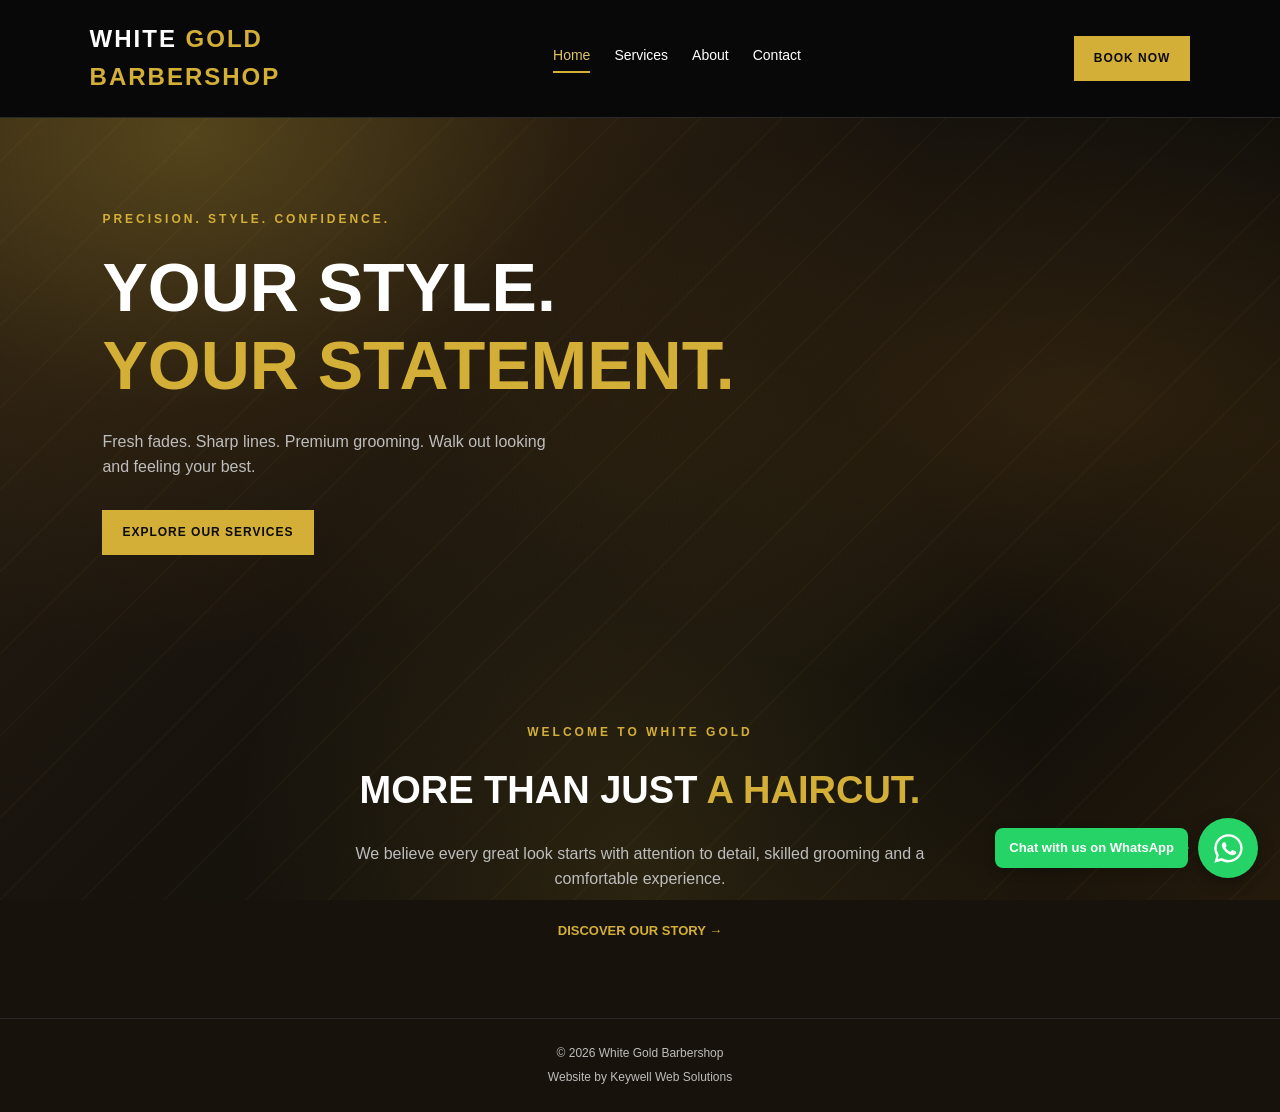
<file: index.html>
<!DOCTYPE html>
<html lang="en">
<head>
    <meta charset="UTF-8">
    <meta name="viewport" content="width=device-width, initial-scale=1.0">
    <meta http-equiv="refresh" content="0; url=html/index.html">
    <title>White Gold Barbershop</title>
</head>
<body>
    <p>Opening White Gold Barbershop...</p>
    <a href="html/index.html">Click here if the website does not open automatically.</a>
</body>
</html>
</file>
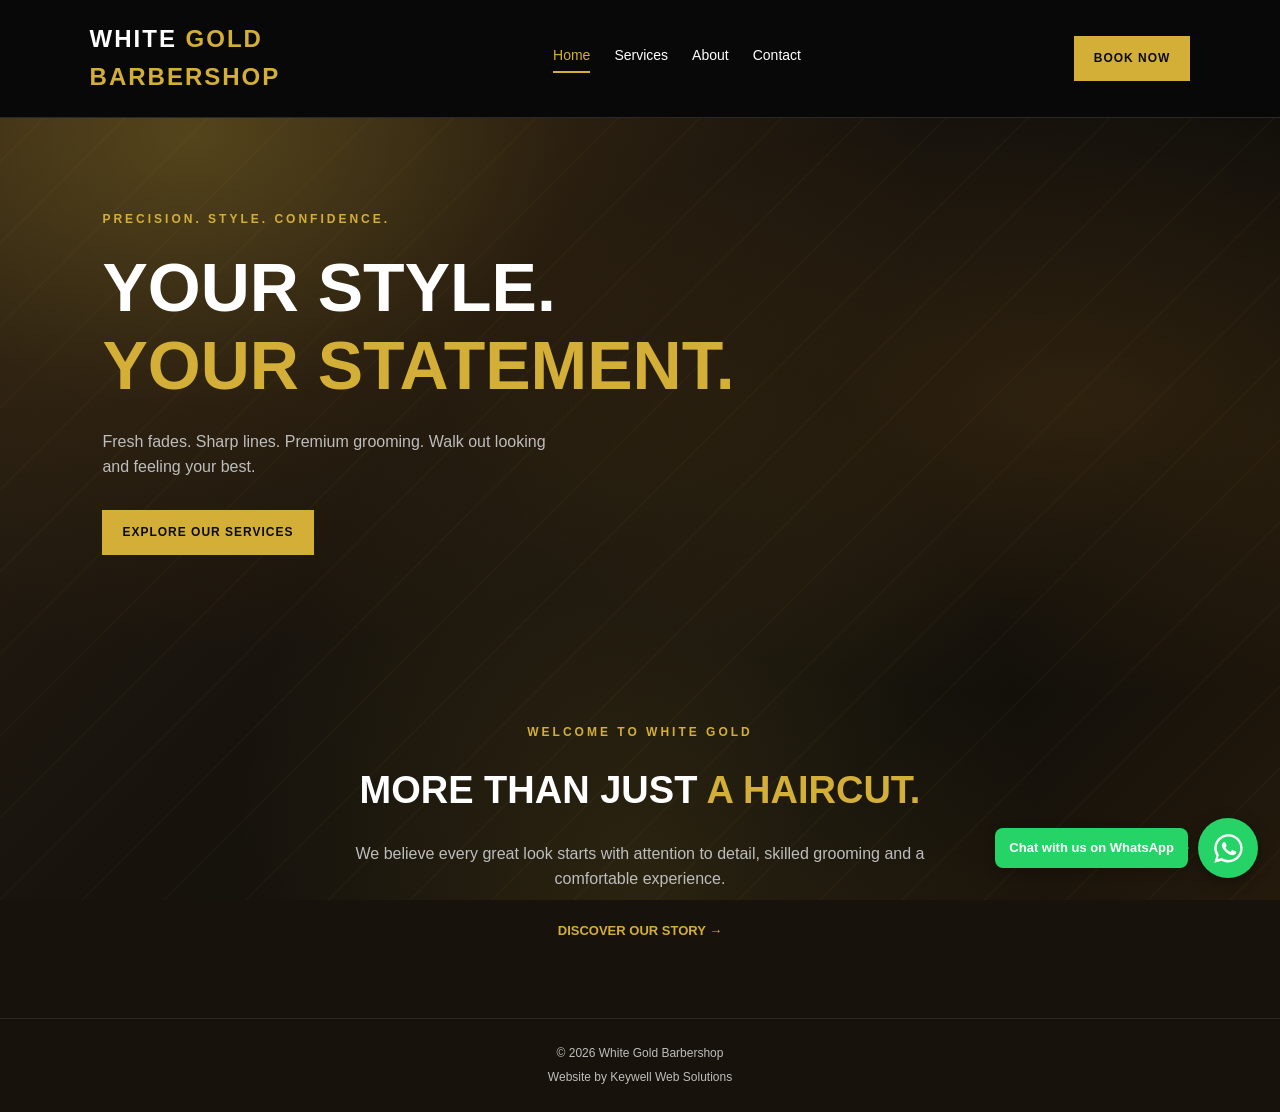
<file: html/index.html>
<!DOCTYPE html>
<html lang="en">
<head>
    <meta charset="UTF-8">
    <meta name="viewport" content="width=device-width, initial-scale=1.0">

    <title>White Gold Barbershop | Home</title>

    <link rel="stylesheet" href="../css/style.css">

    <script src="../js/script.js" defer></script>
</head>
<body>

    <!-- Website navigation -->
    <header class="navbar">
        <a href="index.html" class="logo">
            WHITE <span>GOLD</span><br>
            <span> BARBERSHOP</span>
        </a>

        <nav>
            <a href="index.html">Home</a>
            <a href="services.html">Services</a>
            <a href="about.html">About</a>
            <a href="contact.html">Contact</a>
        </nav>

        <a href="booking.html" class="book-button">BOOK NOW</a>
    </header>

    <!-- Main homepage content -->
    <main>
        <section class="hero">
            <div class="hero-content">
                <p class="tagline">PRECISION. STYLE. CONFIDENCE.</p>

                <h1>
                    YOUR STYLE.<br>
                    <span>YOUR STATEMENT.</span>
                </h1>

                <p class="description">
                    Fresh fades. Sharp lines. Premium grooming.
                    Walk out looking and feeling your best.
                </p>

                <a href="services.html" class="gold-button">
                    EXPLORE OUR SERVICES
                </a>
            </div>
        </section>

        <!-- Welcome section -->
        <section class="welcome">
            <p class="tagline">WELCOME TO WHITE GOLD</p>

            <h2>MORE THAN JUST <span>A HAIRCUT.</span></h2>

            <p>
                We believe every great look starts with attention
                to detail, skilled grooming and a comfortable experience.
            </p>

            <a href="about.html" class="text-link">
                DISCOVER OUR STORY →
            </a>
        </section>
    </main>

    <!-- Website footer -->
    <footer>
        <p>© 2026 White Gold Barbershop</p>
        <p>Website by Keywell Web Solutions</p>
    </footer>


    
<!-- Floating WhatsApp Contact Icon -->
<a
    href="https://wa.me/254117579587?text=Hello%20White%20Gold%20Barbershop"
    class="whatsapp-float"
    target="_blank"
    rel="noopener noreferrer"
    aria-label="Chat with us on WhatsApp"
    title="Chat with us on WhatsApp">
    <svg viewBox="0 0 32 32" aria-hidden="true">
        <path fill="currentColor" d="M16 3C8.8 3 3 8.7 3 15.8c0 2.5.7 4.8 2 6.8L3 29l6.7-1.9c1.9 1 4 1.6 6.2 1.6 7.2 0 13-5.8 13-12.9S23.2 3 16 3zm0 23.4c-2 0-3.9-.5-5.5-1.5l-.4-.2-4 .9 1.1-3.9-.3-.4a10.7 10.7 0 0 1-1.7-5.6C5.2 9.8 10 5 16 5s10.8 4.8 10.8 10.7S22 26.4 16 26.4zm5.9-8c-.3-.2-1.9-.9-2.2-1-.3-.1-.5-.2-.7.2-.2.3-.8 1-.9 1.2-.2.2-.3.2-.6.1-.3-.2-1.3-.5-2.5-1.5-.9-.8-1.5-1.7-1.7-2-.2-.3 0-.5.1-.6l.5-.6c.2-.2.2-.3.3-.5.1-.2 0-.4 0-.6l-1-2.3c-.2-.6-.5-.5-.7-.5h-.6c-.2 0-.6.1-.9.4-.3.3-1.1 1.1-1.1 2.6s1.1 3 1.3 3.2c.1.2 2.2 3.4 5.4 4.7.8.4 1.4.5 1.9.7.8.2 1.5.2 2.1.1.7-.1 1.9-.8 2.2-1.5.3-.8.3-1.4.2-1.5-.1-.2-.3-.3-.6-.5z"/>
    </svg>
</a>


</body>
</html>
</file>
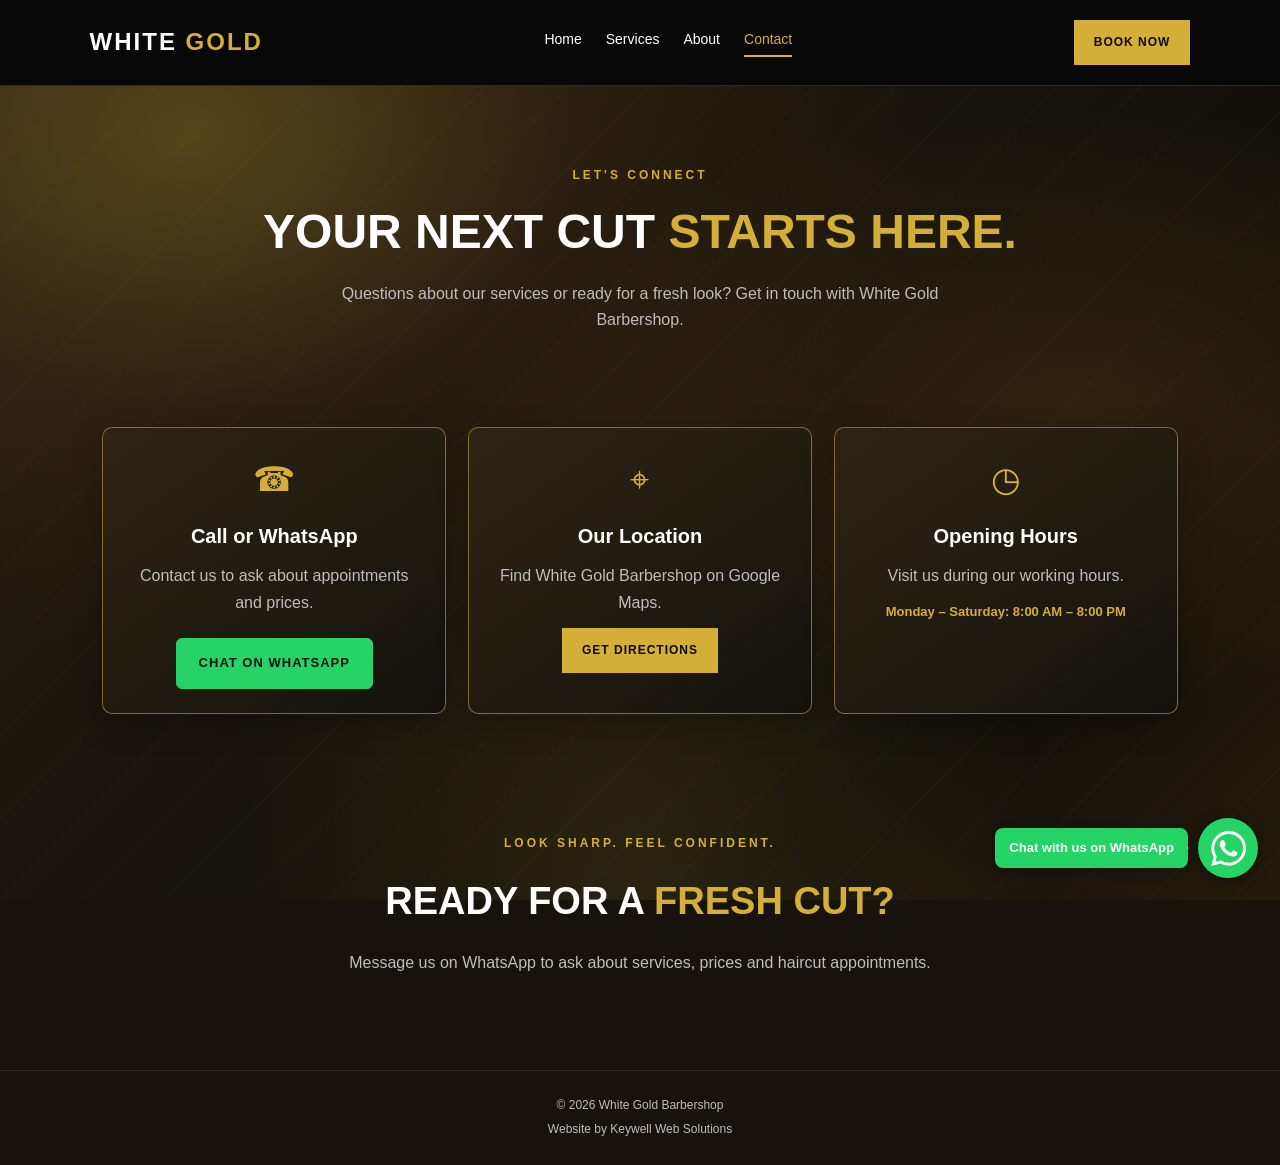
<file: html/contact.html>
<!DOCTYPE html>
<html lang="en">
<head>
    <meta charset="UTF-8">
    <meta name="viewport" content="width=device-width, initial-scale=1.0">

    <title>Contact Us | White Gold Barbershop</title>

    <link rel="stylesheet" href="../css/style.css">

    <script src="../js/script.js" defer></script>
</head>
<body>

    <!-- Navigation -->
    <header class="navbar">
        <a href="index.html" class="logo">
            WHITE <span>GOLD</span>
        </a>

        <nav>
            <a href="index.html">Home</a>
            <a href="services.html">Services</a>
            <a href="about.html">About</a>
            <a href="contact.html">Contact</a>
        </nav>

        <a href="booking.html" class="book-button">BOOK NOW</a>
    </header>

    <main>

        <!-- Contact introduction -->
        <section class="contact-heading">
            <p class="tagline">LET'S CONNECT</p>

            <h1>YOUR NEXT CUT <span>STARTS HERE.</span></h1>

            <p>
                Questions about our services or ready for a fresh look?
                Get in touch with White Gold Barbershop.
            </p>
        </section>

        <!-- Contact information -->
        <section class="contact-layout">

                        <div class="contact-card">
                <div class="contact-icon">☎</div>
                <h2>Call or WhatsApp</h2>
                <p>Contact us to ask about appointments and prices.</p>

             
                    
                <a
                    href="https://wa.me/254117579587?text=Hello%20White%20Gold%20Barbershop"
                    target="_blank"
                    rel="noopener noreferrer"
                    class="gold-button whatsapp-button">
                    CHAT ON WHATSAPP
                </a>

              
            </div>
                
            
<div class="contact-card">
    <div class="contact-icon">⌖</div>
    <h2>Our Location</h2>

    <p>Find White Gold Barbershop on Google Maps.</p>

    <a
        href="https://maps.app.goo.gl/CqerACzzyu6zTo6y8"
        target="_blank"
        rel="noopener noreferrer"
        class="gold-button">
        GET DIRECTIONS
    </a>
</div>


                   <div class="contact-card">
                <div class="contact-icon">◷</div>
                <h2>Opening Hours</h2>
                <p>Visit us during our working hours.</p>
                <p class="contact-detail">Monday – Saturday: 8:00 AM – 8:00 PM</p>
          
            </div>

        </section>

                <!-- Booking call to action -->
        <section class="booking-section">
            <p class="tagline">LOOK SHARP. FEEL CONFIDENT.</p>

            <h2>READY FOR A <span>FRESH CUT?</span></h2>

            <p>
                Message us on WhatsApp to ask about services,
                prices and haircut appointments.
            </p>

        </section>

    </main>

    <!-- Footer -->
    <footer>
        <p>© 2026 White Gold Barbershop</p>
        <p>Website by Keywell Web Solutions</p>
    </footer>

    <!-- Floating WhatsApp Chat Icon -->

<a href="https://wa.me/254117579587"
    class="whatsapp-float"
    target="_blank"
    rel="noopener noreferrer"
    aria-label="Chat with us on WhatsApp">

    <svg xmlns="http://www.w3.org/2000/svg"
        viewBox="0 0 24 24"
        fill="currentColor"
        aria-hidden="true">
        <path d="M20.52 3.48A11.82 11.82 0 0 0 12.1 0C5.55 0 .22 5.33.22 11.88c0 2.09.55 4.13 1.6 5.93L.12 24l6.35-1.66a11.9 11.9 0 0 0 5.63 1.42h.01c6.55 0 11.88-5.33 11.88-11.88 0-3.17-1.23-6.15-3.47-8.4ZM12.1 21.74a9.85 9.85 0 0 1-5.02-1.37l-.36-.21-3.77.99 1.01-3.67-.24-.38a9.83 9.83 0 0 1-1.51-5.22c0-5.46 4.44-9.9 9.9-9.9a9.82 9.82 0 0 1 7 2.9 9.82 9.82 0 0 1 2.9 7c0 5.46-4.44 9.9-9.91 9.9Zm5.43-7.41c-.3-.15-1.77-.87-2.04-.97-.27-.1-.47-.15-.67.15-.2.3-.77.97-.95 1.17-.17.2-.35.22-.65.07-.3-.15-1.26-.47-2.4-1.48-.89-.8-1.49-1.78-1.66-2.08-.17-.3-.02-.46.13-.61.13-.13.3-.35.45-.52.15-.17.2-.3.3-.5.1-.2.05-.37-.03-.52-.07-.15-.67-1.62-.92-2.22-.24-.58-.49-.5-.67-.51h-.57c-.2 0-.52.07-.8.37-.27.3-1.04 1.02-1.04 2.49s1.07 2.89 1.22 3.09c.15.2 2.1 3.2 5.08 4.49.71.31 1.26.5 1.69.64.71.23 1.36.2 1.87.12.57-.08 1.77-.72 2.02-1.42.25-.7.25-1.3.17-1.42-.07-.13-.27-.2-.57-.35Z"/>
    </svg>

</a>


</body>
</html>
</file>
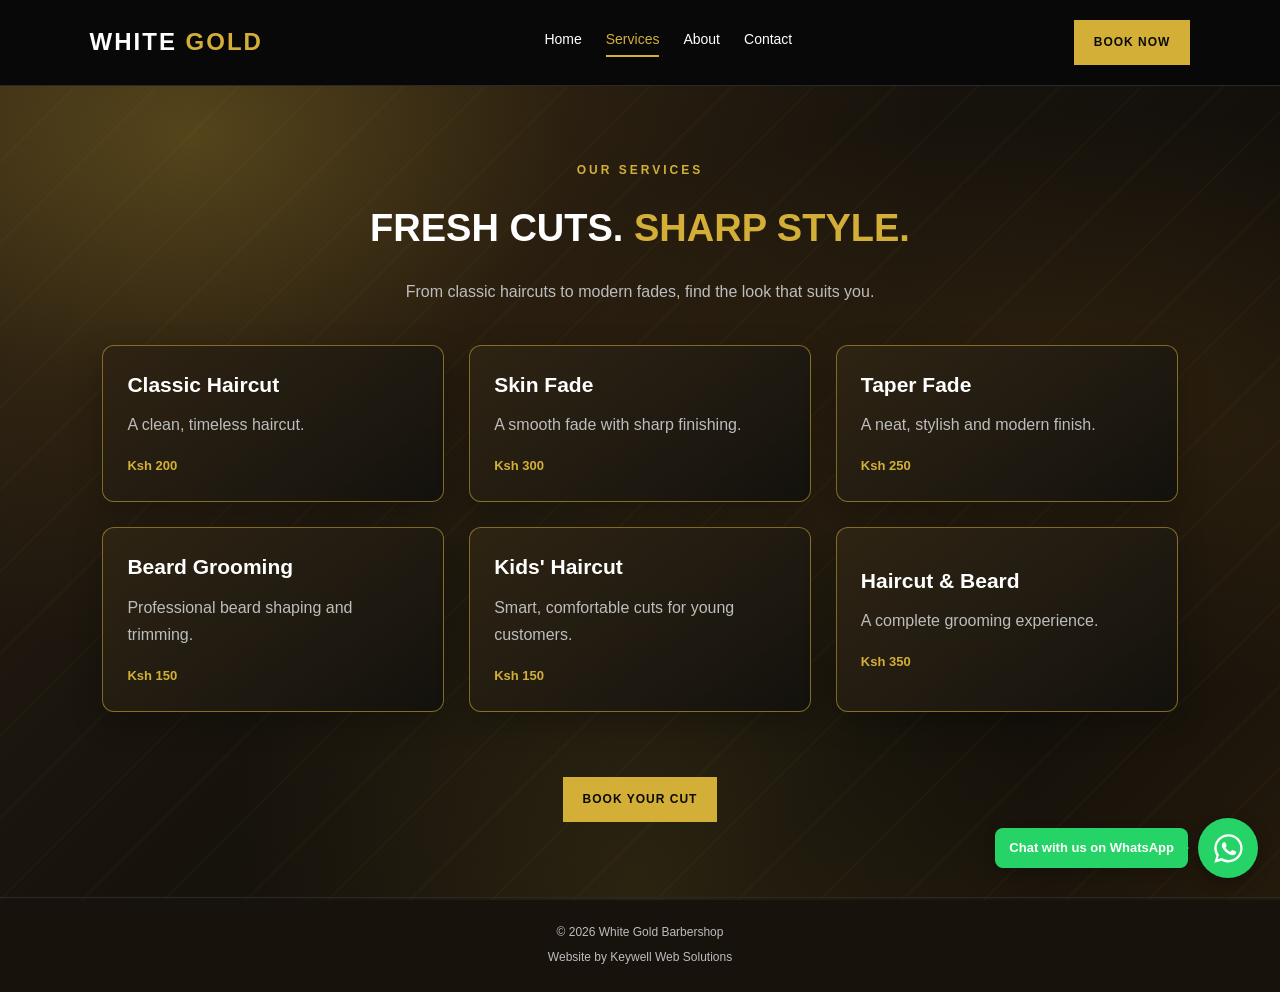
<file: html/services.html>
<!DOCTYPE html>
<html lang="en">
<head>
    <meta charset="UTF-8">
    <meta name="viewport" content="width=device-width, initial-scale=1.0">

    <title>Our Services | White Gold Barbershop</title>

    <link rel="stylesheet" href="../css/style.css">

    <script src="../js/script.js" defer></script>
</head>
<body class="services-page">

    <header class="navbar">
        <a href="index.html" class="logo">
            WHITE <span>GOLD</span>
        </a>

        <nav>
            <a href="index.html">Home</a>
            <a href="services.html">Services</a>
            <a href="about.html">About</a>
            <a href="contact.html">Contact</a>
        </nav>

        <a href="booking.html" class="book-button">BOOK NOW</a>
    </header>

    <main class="welcome">
        <p class="tagline">OUR SERVICES</p>

        <h2>FRESH CUTS. <span>SHARP STYLE.</span></h2>

        <p>
            From classic haircuts to modern fades, find the look
            that suits you.
        </p>

        <div class="service-grid">

            <article class="service-card">
                <h3>Classic Haircut</h3>
                <p>A clean, timeless haircut.</p>
                <span>Ksh 200</span>
            </article>

            <article class="service-card">
                <h3>Skin Fade</h3>
                <p>A smooth fade with sharp finishing.</p>
                <span>Ksh 300</span>
            </article>

            <article class="service-card">
                <h3>Taper Fade</h3>
                <p>A neat, stylish and modern finish.</p>
                <span>Ksh 250</span>
            </article>

            <article class="service-card">
                <h3>Beard Grooming</h3>
                <p>Professional beard shaping and trimming.</p>
                <span>Ksh 150</span>
            </article>

            <article class="service-card">
                <h3>Kids' Haircut</h3>
                <p>Smart, comfortable cuts for young customers.</p>
                <span>Ksh 150</span>
            </article>

            <article class="service-card">
                <h3>Haircut & Beard</h3>
                <p>A complete grooming experience.</p>
                <span>Ksh 350</span>
            </article>

        </div>

        <br>

        <a href="booking.html" class="gold-button">
            BOOK YOUR CUT
        </a>
    </main>

    <footer>
        <p>© 2026 White Gold Barbershop</p>
        <p>Website by Keywell Web Solutions</p>
    </footer>

    
<!-- Floating WhatsApp Contact Icon -->
<a
    href="https://wa.me/254117579587?text=Hello%20White%20Gold%20Barbershop"
    class="whatsapp-float"
    target="_blank"
    rel="noopener noreferrer"
    aria-label="Chat with us on WhatsApp"
    title="Chat with us on WhatsApp">
    <svg viewBox="0 0 32 32" aria-hidden="true">
        <path fill="currentColor" d="M16 3C8.8 3 3 8.7 3 15.8c0 2.5.7 4.8 2 6.8L3 29l6.7-1.9c1.9 1 4 1.6 6.2 1.6 7.2 0 13-5.8 13-12.9S23.2 3 16 3zm0 23.4c-2 0-3.9-.5-5.5-1.5l-.4-.2-4 .9 1.1-3.9-.3-.4a10.7 10.7 0 0 1-1.7-5.6C5.2 9.8 10 5 16 5s10.8 4.8 10.8 10.7S22 26.4 16 26.4zm5.9-8c-.3-.2-1.9-.9-2.2-1-.3-.1-.5-.2-.7.2-.2.3-.8 1-.9 1.2-.2.2-.3.2-.6.1-.3-.2-1.3-.5-2.5-1.5-.9-.8-1.5-1.7-1.7-2-.2-.3 0-.5.1-.6l.5-.6c.2-.2.2-.3.3-.5.1-.2 0-.4 0-.6l-1-2.3c-.2-.6-.5-.5-.7-.5h-.6c-.2 0-.6.1-.9.4-.3.3-1.1 1.1-1.1 2.6s1.1 3 1.3 3.2c.1.2 2.2 3.4 5.4 4.7.8.4 1.4.5 1.9.7.8.2 1.5.2 2.1.1.7-.1 1.9-.8 2.2-1.5.3-.8.3-1.4.2-1.5-.1-.2-.3-.3-.6-.5z"/>
    </svg>
</a>


</body>
</html>
</file>
<file: css/style.css>
/* WHITE GOLD BARBERSHOP STYLES */

/* Basic reset */
* {
    margin: 0;
    padding: 0;
    box-sizing: border-box;
}

/* Website colours */
:root {
    --black: #0b0b0b;
    --dark: #151515;
    --gold: #d4af37;
    --white: #ffffff;
    --grey: #bdbdbd;
}

/* General page styling */
body {
    background: var(--black);
    color: var(--white);
    font-family: Arial, Helvetica, sans-serif;
    line-height: 1.6;
}

a {
    text-decoration: none;
}

/* Navigation */
.navbar {
    min-height: 85px;
    padding: 20px 7%;
    display: flex;
    justify-content: space-between;
    align-items: center;
    gap: 20px;
    background: #080808;
    border-bottom: 1px solid #292929;
}

.logo {
    color: var(--white);
    font-size: 24px;
    font-weight: 900;
    letter-spacing: 2px;
}

.logo span {
    color: var(--gold);
}

nav {
    display: flex;
    gap: 24px;
}

nav a {
    color: var(--white);
    font-size: 14px;
    transition: color 0.3s;
}

nav a:hover {
    color: var(--gold);
}

/* Buttons */
.book-button,
.gold-button {
    display: inline-block;
    background: var(--gold);
    color: var(--black);
    padding: 13px 20px;
    font-size: 12px;
    font-weight: bold;
    letter-spacing: 1px;
    transition: 0.3s;
}

.book-button:hover,
.gold-button:hover {
    background: var(--white);
}

/* Hero section */
.hero {
    min-height: 530px;
    padding: 90px 8%;
    display: flex;
    align-items: center;
    background:
        radial-gradient(
            circle at 80% 50%,
            #44330f 0%,
            #1c180e 25%,
            #0b0b0b 65%
        );
}

.hero-content {
    max-width: 680px;
}

.tagline {
    color: var(--gold);
    font-size: 12px;
    font-weight: bold;
    letter-spacing: 3px;
    margin-bottom: 18px;
}

.hero h1 {
    font-size: clamp(38px, 6vw, 68px);
    line-height: 1.15;
    margin-bottom: 25px;
}

h1 span,
h2 span {
    color: var(--gold);
}

.description {
    color: var(--grey);
    max-width: 460px;
    margin-bottom: 30px;
}

/* Welcome section */
.welcome {
    padding: 75px 8%;
    text-align: center;
    background: var(--dark);
}

.welcome h2 {
    font-size: clamp(25px, 4vw, 38px);
    margin-bottom: 20px;
}

.welcome > p:not(.tagline) {
    max-width: 600px;
    margin: 0 auto 25px;
    color: var(--grey);
}

.text-link {
    color: var(--gold);
    font-weight: bold;
    font-size: 13px;
}

.text-link:hover {
    color: var(--white);
}

/* Footer */
footer {
    padding: 25px 8%;
    text-align: center;
    border-top: 1px solid #292929;
    color: var(--grey);
    font-size: 12px;
}

footer p + p {
    margin-top: 5px;
}

/* Responsive layout for phones */
@media (max-width: 800px) {
    .navbar {
        flex-wrap: wrap;
        justify-content: center;
    }

    nav {
        width: 100%;
        justify-content: center;
        flex-wrap: wrap;
        gap: 15px;
    }

    .hero {
        min-height: 450px;
        padding: 65px 7%;
    }

    .book-button {
        margin-top: 5px;
    }
}

@media (max-width: 400px) {
    .navbar {
        padding: 18px 4%;
    }

    nav {
        gap: 12px;
    }

    nav a {
        font-size: 12px;
    }
}

/* SERVICES PAGE - CARD LAYOUT */

.service-grid {
    display: grid;
    grid-template-columns: repeat(3, minmax(0, 1fr));
    gap: 25px;
    margin: 40px auto;
    max-width: 1100px;
    text-align: left;
}

.service-card {
    background: #171717;
    border: 1px solid #3a321d;
    border-radius: 12px;
    padding: 30px 25px;
    min-height: 190px;
    display: flex;
    flex-direction: column;
    justify-content: center;
    transition: transform 0.3s ease, border-color 0.3s ease;
}

.service-card:hover {
    transform: translateY(-5px);
    border-color: #d4af37;
}

.service-card h3 {
    color: #ffffff;
    font-size: 21px;
    margin-bottom: 12px;
}

.service-card p {
    color: #bdbdbd;
    margin-bottom: 18px;
}

.service-card span {
    color: #d4af37;
    font-size: 13px;
    font-weight: bold;
}

/* Tablet and phone screens */
@media (max-width: 800px) {
    .service-grid {
        grid-template-columns: repeat(2, minmax(0, 1fr));
    }
}

@media (max-width: 520px) {
    .service-grid {
        grid-template-columns: 1fr;
    }

    .service-card {
        min-height: 160px;
    }
}

/* =====================================
   ABOUT PAGE
   ===================================== */

.about-intro {
    padding: 85px 8% 55px;
    text-align: center;
    background: #101010;
}

.about-intro h1 {
    font-size: clamp(32px, 5vw, 55px);
    line-height: 1.2;
    margin-bottom: 25px;
}

.about-intro h1 span {
    color: #d4af37;
}

.about-intro > p:last-child {
    max-width: 680px;
    margin: 0 auto;
    color: #bdbdbd;
}

/* Photo gallery */
.about-gallery {
    display: grid;
    width: 100%;
    padding: 35px 8%;
}

.gallery-photo {
    height: 320px;
    overflow: hidden;
    background: #171717;
    border: 1px solid #3a321d;
    border-radius: 10px;
}

.gallery-photo img {
    width: 100%;
    height: 100%;
    display: block;
    object-fit: cover;
    transition: transform 0.4s ease;
}

.gallery-photo:hover img {
    transform: scale(1.06);
}

/* Values cards */
.values-section {
    padding: 75px 8%;
    text-align: center;
}

.values-section h2 {
    font-size: clamp(25px, 4vw, 38px);
    margin-bottom: 35px;
}

.values-grid {
    display: grid;
    grid-template-columns: repeat(3, minmax(0, 1fr));
    gap: 22px;
    max-width: 1100px;
    margin: 0 auto;
    text-align: left;
}

.value-card {
    background: #171717;
    border: 1px solid #393226;
    border-radius: 10px;
    padding: 28px;
}

.value-card h3 {
    color: #d4af37;
    margin-bottom: 12px;
}

.value-card p {
    color: #bdbdbd;
}

/* About page call to action */
.about-cta {
    background: #111111;
    padding: 65px 8%;
    text-align: center;
}

.about-cta h2 {
    font-size: clamp(25px, 4vw, 38px);
}

.about-cta h2 span {
    color: #d4af37;
}

.about-cta p {
    color: #bdbdbd;
    margin: 15px 0 25px;
}

/* Responsive layout */
@media (max-width: 800px) {
    .about-gallery {
        grid-template-columns: repeat(2, minmax(0, 1fr));
    }

    .gallery-photo:last-child {
        display: none;
    }

    .values-grid {
        grid-template-columns: 1fr;
    }
}

@media (max-width: 520px) {
    .about-gallery {
        grid-template-columns: 1fr;
    }

    .gallery-photo {
        height: 280px;
    }

    .gallery-photo:last-child {
        display: block;
    }
}

/* =====================================
   CONTACT PAGE
   ===================================== */

.contact-heading {
    padding: 80px 8% 45px;
    text-align: center;
    background: #101010;
}

.contact-heading h1 {
    font-size: clamp(30px, 5vw, 48px);
    line-height: 1.2;
    margin-bottom: 20px;
}

.contact-heading h1 span {
    color: #d4af37;
}

.contact-heading > p:last-child {
    max-width: 650px;
    margin: 0 auto;
    color: #bdbdbd;
}

/* Contact cards */
.contact-layout {
    display: grid;
    grid-template-columns: repeat(3, minmax(0, 1fr));
    gap: 22px;
    padding: 50px 8%;
}

.contact-card {
    background: #171717;
    border: 1px solid #393226;
    border-radius: 10px;
    padding: 30px 22px;
    text-align: center;
}

.contact-icon {
    color: #d4af37;
    font-size: 34px;
    margin-bottom: 15px;
}

.contact-card h2 {
    font-size: 20px;
    margin-bottom: 12px;
}

.contact-card p {
    color: #bdbdbd;
    margin-bottom: 12px;
}

.contact-card .contact-detail {
    color: #d4af37;
    font-size: 13px;
    font-weight: bold;
}

/* Booking section */
.booking-section {
    padding: 70px 8%;
    text-align: center;
    background: #111111;
}

.booking-section h2 {
    font-size: clamp(25px, 4vw, 38px);
}

.booking-section h2 span {
    color: #d4af37;
}

.booking-section p:not(.tagline) {
    color: #bdbdbd;
    max-width: 600px;
    margin: 18px auto 25px;
}

/* Disabled booking button */
button.gold-button:disabled {
    border: none;
    opacity: 0.65;
    cursor: not-allowed;
}

/* Responsive layout */
@media (max-width: 800px) {
    .contact-layout {
        grid-template-columns: 1fr;
    }
}



/* CONTACT US ON WHATSAPP - GREEN BUTTON */
.whatsapp-button {
    display: inline-block;
    padding: 14px 22px;
    margin-top: 10px;
    background-color: #25D366 !important;
    color: #07140b !important;
    border: 1px solid #25D366 !important;
    border-radius: 6px;
    font-size: 13px;
    font-weight: bold;
    text-align: center;
    text-decoration: none;
    transition: background-color 0.3s ease,
                transform 0.2s ease;
}

/* Hover and keyboard focus */
.whatsapp-button:hover,
.whatsapp-button:focus {
    background-color: #128C7E !important;
    border-color: #128C7E !important;
    color: #ffffff !important;
    transform: translateY(-2px);
}

/* When clicked */
.whatsapp-button:active {
    transform: translateY(0);
}


/* FLOATING WHATSAPP ICON */
.whatsapp-float {
    position: fixed;
    right: 22px;
    bottom: 22px;
    width: 60px;
    height: 60px;
    background-color: #25D366;
    color: #ffffff;
    border-radius: 50%;
    display: flex;
    align-items: center;
    justify-content: center;
    text-decoration: none;
    box-shadow: 0 4px 15px rgba(0, 0, 0, 0.35);
    z-index: 9999;
    transition: transform 0.2s ease, background-color 0.2s ease;
}

.whatsapp-float svg {
    width: 35px;
    height: 35px;
}

.whatsapp-float:hover {
    background-color: #128C7E;
    transform: scale(1.08);
}

.whatsapp-float:active {
    transform: scale(0.95);
}

/* WHATSAPP FLOATING LABEL */

/* GREEN WHATSAPP FLOATING LABEL */
.whatsapp-float::before {
    content: "Chat with us on WhatsApp";
    position: absolute;
    right: 70px;
    background: #25D366;
    color: #ffffff;
    padding: 10px 14px;
    border-radius: 8px;
    font-size: 13px;
    font-weight: bold;
    white-space: nowrap;
    box-shadow: 0 3px 12px rgba(0, 0, 0, 0.2);
}

.whatsapp-float::after {
    content: "";
    position: absolute;
    right: 62px;
    border: 7px solid transparent;
    border-left-color: #25D366;
}

/* ACTIVE NAVIGATION LINK */
.navbar nav a.active {
    color: #d4af37;
    border-bottom: 2px solid #d4af37;
    padding-bottom: 5px;
}

/* LET THE PHOTO SHOW THROUGH SERVICE CARDS */
body.services-page .service-card {
    background-color: rgba(20, 20, 20, 0.65);
}


/* =========================================
   WHITE GOLD - PREMIUM CSS-ONLY BACKGROUND
   ========================================= */

body {
    position: relative;
    isolation: isolate;
    background: #17120b !important;
}

/* Warm bronze lighting and elegant gold texture */
body::before {
    content: "";
    position: fixed;
    inset: 0;
    background:
        radial-gradient(
            ellipse at 15% 15%,
            rgba(212, 175, 55, 0.28) 0%,
            rgba(142, 93, 25, 0.12) 25%,
            transparent 48%
        ),
        radial-gradient(
            ellipse at 85% 45%,
            rgba(176, 116, 31, 0.18) 0%,
            transparent 42%
        ),
        radial-gradient(
            ellipse at 50% 100%,
            rgba(212, 175, 55, 0.13) 0%,
            transparent 45%
        ),
        repeating-linear-gradient(
            135deg,
            transparent 0px,
            transparent 55px,
            rgba(212, 175, 55, 0.045) 56px,
            transparent 58px
        ),
        linear-gradient(
            135deg,
            #292013 0%,
            #19140d 40%,
            #100e0a 75%,
            #241a0c 100%
        );
    z-index: -1;
    pointer-events: none;
}

/* Remove the old Home hero background */
.hero {
    background-image: none !important;
    background-color: transparent !important;
}

/* Let the warm background show through sections */
main,
main > section {
    background-color: transparent !important;
}

/* Add depth to the welcome and other content sections */
main > section:not(.hero) {
    background-color: rgba(17, 13, 8, 0.35);
}

/* Rich, premium-looking cards */
.service-card,
.contact-card,
.value-card {
    background: linear-gradient(
        145deg,
        rgba(48, 37, 19, 0.94),
        rgba(20, 18, 14, 0.97)
    );
    border: 1px solid rgba(212, 175, 55, 0.55);
    box-shadow: 0 10px 30px rgba(0, 0, 0, 0.25);
}

/* Keep the text easy to read */
main p {
    color: #eee5d2;
}

/* Gold hover glow on cards */
.service-card:hover,
.contact-card:hover,
.value-card:hover {
    border-color: #f2d675;
    box-shadow: 0 12px 32px rgba(212, 175, 55, 0.13);
}

/* Simpler background for reduced-motion preferences */
@media (prefers-reduced-motion: reduce) {
    body::before {
        background-image:
            radial-gradient(
                ellipse at 15% 15%,
                rgba(212, 175, 55, 0.22),
                transparent 48%
            ),
            linear-gradient(135deg, #292013, #100e0a);
    }
}

/* IMPROVE TEXT READABILITY */
main > section:not(.hero) {
    background-color: rgba(10, 10, 10, 0.48);
}

/* Keep service and contact cards readable */
.service-card,
.contact-card,
.value-card {
    background-color: rgba(15, 15, 15, 0.88);
}

/* Make paragraph text clear */
main p {
    color: #f5f5f5;
}

/* =====================================
   WHITE GOLD - BARBERSHOP GALLERY
   ===================================== */

.about-gallery {
    padding: 60px 7%;
}

.gallery-heading {
    text-align: center;
    margin-bottom: 35px;
}

.gallery-heading h2 {
    color: #ffffff;
}

.gallery-heading h2 span {
    color: #d4af37;
}

.gallery-heading > p:last-child {
    color: #eeeeee;
    line-height: 1.7;
}

/* Style Gallery Grid Layout */
.style-gallery {
    display: grid;
    grid-template-columns: repeat(3, minmax(0, 1fr));
    align-items: start;
    gap: 25px;
    width: 100%;
    max-width: 1200px;
    margin: 0 auto;
}

/* Individual Style Card */
.style-card {
    min-width: 0;
    width: 100%;
    height: auto;
    align-items: start;
    background: rgba(17, 17, 17, 0.92);
    border: 1px solid #d4af37;
    border-radius: 12px;
    overflow: hidden;
    display: flex;
    flex-direction: column;
    box-shadow: 0 8px 24px rgba(0, 0, 0, 0.4);
    transition: transform 0.3s ease, border-color 0.3s ease;
}

.style-card:hover {
    transform: translateY(-5px);
    border-color: #ffffff;
}

/* Card Image */
.style-card img {
    width: 100%;
    height: 220px;
    object-fit: cover;
    display: block;
}

/* Card Text Content */
.style-info {
    padding: 20px;
}

.style-info h3 {
    color: #d4af37;
    margin: 0 0 10px;
    font-size: 18px;
}

.style-info p {
    color: #eeeeee;
    margin: 0;
    font-size: 14px;
    line-height: 1.6;
}

/* Responsive Tablet & Mobile Adjustments */
@media (max-width: 900px) {
    .style-gallery {
        grid-template-columns: repeat(2, minmax(0, 1fr));
    }
}

@media (max-width: 520px) {
    .style-gallery {
        grid-template-columns: 1fr;
    }
}

/* WHITE GOLD - GALLERY CARD DESIGN */
.about-gallery {
    padding: 60px 7%;
    position: relative;
}

.style-gallery {
    display: grid;
    grid-template-columns: repeat(3, minmax(0, 1fr));
    gap: 25px;
}

.style-card {
    overflow: hidden;
    border: 1px solid #c9a227;
    border-radius: 16px;
    background: #111111;
    box-shadow: 0 8px 24px rgba(0, 0, 0, 0.4);
    transition: transform 0.3s ease, box-shadow 0.3s ease;
}

.style-card:hover {
    transform: translateY(-7px);
    box-shadow: 0 14px 30px rgba(201, 162, 39, 0.2);
}

.style-card img {
    display: block;
    width: 100%;
    height: 260px;
    object-fit: cover;
    border-radius: 15px 15px 0 0;
}

.style-info {
    padding: 18px;
}

.style-info h3 {
    color: #d4af37;
    margin: 0 0 10px;
}

.style-info p {
    color: #eeeeee;
    line-height: 1.6;
    margin: 0;
}

@media (max-width: 800px) {
    .style-gallery {
        grid-template-columns: repeat(2, minmax(0, 1fr));
    }
}

@media (max-width: 520px) {
    .style-gallery {
        grid-template-columns: 1fr;
    }

    .style-card img {
        height: 280px;
    }
}

/* FIX CONTENT CARDS AND TEXT OVERFLOW */

.about-card,
.about-content .card,
.about-section .card,
.feature-card,
.contact-card,
.service-card {
    box-sizing: border-box;
    min-width: 0;
    height: auto;
    min-height: 0;
    padding: 24px;
    overflow-wrap: anywhere;
    word-break: normal;
}

.about-card p,
.about-content .card p,
.about-section .card p,
.feature-card p,
.contact-card p,
.service-card p {
    max-width: 100%;
    white-space: normal;
    overflow-wrap: anywhere;
    word-break: normal;
    line-height: 1.7;
}

.about-card h2,
.about-card h3,
.about-content .card h2,
.about-content .card h3,
.about-section .card h2,
.about-section .card h3,
.feature-card h2,
.feature-card h3,
.contact-card h2,
.service-card h2,
.service-card h3 {
    overflow-wrap: anywhere;
    line-height: 1.4;
}

.about-card img,
.about-content .card img,
.about-section .card img,
.feature-card img,
.contact-card img,
.service-card img {
    max-width: 100%;
    height: auto;
    object-fit: cover;
}


#appointmentDate {
    color: #ffffff !important;
    background-color: #222222 !important;
    appearance: auto !important;
    -webkit-appearance: auto !important;
}

#appointmentDate::-webkit-calendar-picker-indicator {
    display: block !important;
    visibility: visible !important;
    opacity: 1 !important;
    filter: invert(1) !important;
    width: 20px !important;
    height: 20px !important;
    cursor: pointer;
}


/* FIX ABOUT PAGE GALLERY IMAGES */
.about-gallery .style-gallery {
    display: grid;
    grid-template-columns: repeat(3, minmax(0, 1fr));
    gap: 25px;
    width: 100%;
}

.about-gallery .style-card {
    width: 100%;
    min-width: 0;
    overflow: hidden;
    display: flex;
    flex-direction: column;
    align-items: stretch;
}

.about-gallery .style-card img {
    display: block;
    width: 100%;
    max-width: 100%;
    height: 260px;
    min-height: 260px;
    object-fit: cover;
    object-position: center;
    flex-shrink: 0;
    border-radius: 0;
}

@media (max-width: 800px) {
    .about-gallery .style-gallery {
        grid-template-columns: repeat(2, minmax(0, 1fr));
    }
}

@media (max-width: 520px) {
    .about-gallery .style-gallery {
        grid-template-columns: 1fr;
    }
}
</file>
